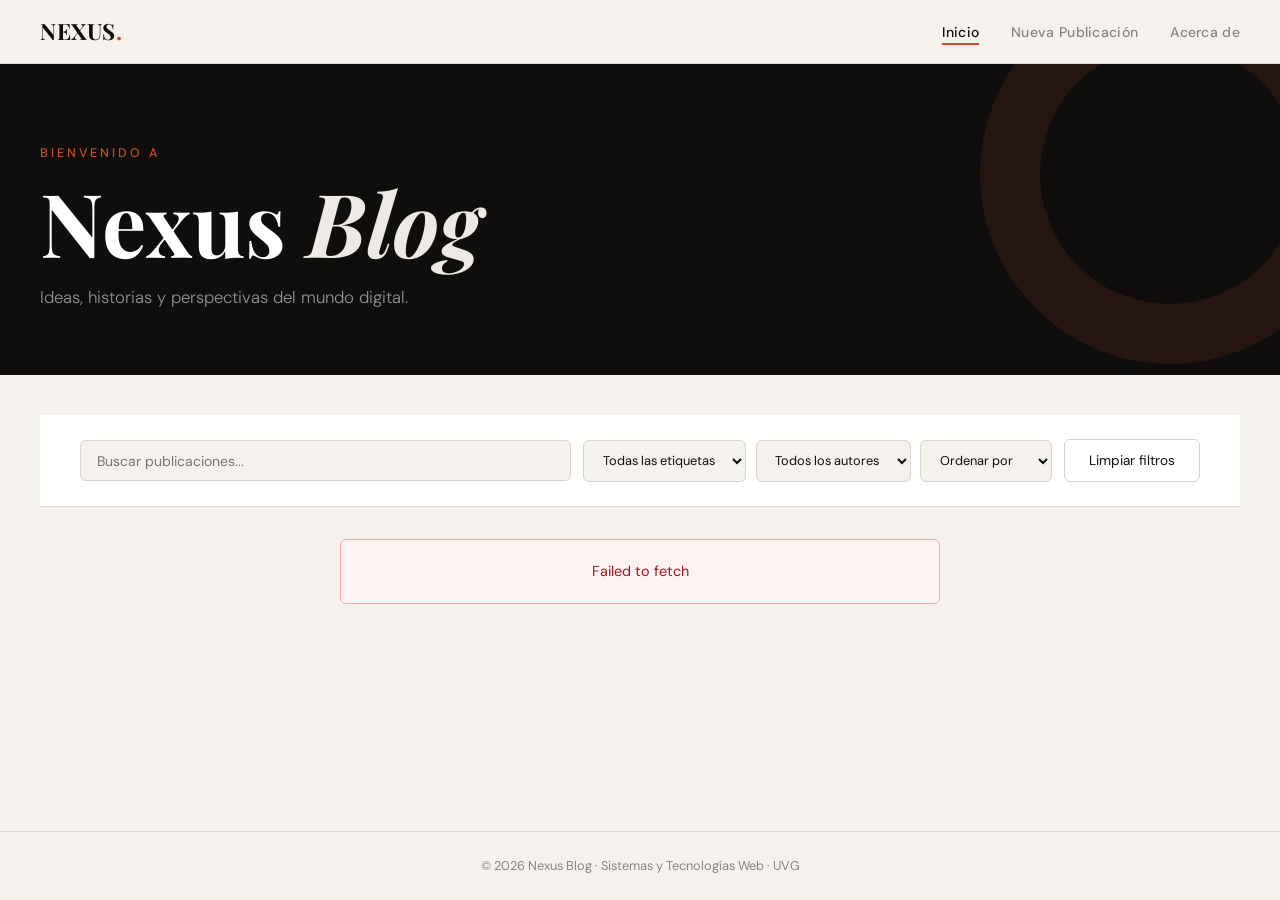
<file: index.html>
<!DOCTYPE html>
<html lang="es">
<head>
  <meta charset="UTF-8" />
  <meta name="viewport" content="width=device-width, initial-scale=1.0" />
  <title>Nexus Blog</title>
  <link rel="preconnect" href="https://fonts.googleapis.com" />
  <link href="https://fonts.googleapis.com/css2?family=Playfair+Display:ital,wght@0,700;1,400&family=DM+Sans:wght@300;400;500&display=swap" rel="stylesheet" />
  <link rel="stylesheet" href="css/base.css" />
  <link rel="stylesheet" href="css/home.css" />
</head>
<body>

  <nav class="navbar">
    <a href="index.html" class="nav-logo">NEXUS<span>.</span></a>
    <ul class="nav-links">
      <li><a href="index.html" class="active">Inicio</a></li>
      <li><a href="pages/create.html">Nueva Publicación</a></li>
      <li><a href="pages/about.html">Acerca de</a></li>
    </ul>
    <button class="nav-hamburger" id="hamburger">&#9776;</button>
  </nav>

  <header class="hero">
    <div class="hero-text">
      <p class="hero-eyebrow">Bienvenido a</p>
      <h1>Nexus <em>Blog</em></h1>
      <p class="hero-sub">Ideas, historias y perspectivas del mundo digital.</p>
    </div>
    <div class="hero-deco"></div>
  </header>

  <main class="main-layout">

    <section class="filters-bar">
      <input type="text" id="searchInput" class="search-input" placeholder="Buscar publicaciones..." />
      <div class="filter-group">
        <select id="tagFilter" class="filter-select">
          <option value="">Todas las etiquetas</option>
        </select>
        <select id="userFilter" class="filter-select">
          <option value="">Todos los autores</option>
        </select>
        <select id="sortFilter" class="filter-select">
          <option value="default">Ordenar por</option>
          <option value="az">A → Z</option>
          <option value="za">Z → A</option>
          <option value="most-liked">Más gustados</option>
        </select>
      </div>
      <button id="clearFilters" class="btn-outline">Limpiar filtros</button>
    </section>

    <div id="toast" class="toast hidden"></div>
    <div id="loadingIndicator" class="loading-spinner">
      <div class="spinner"></div>
      <p>Cargando publicaciones...</p>
    </div>
    <div id="errorMsg" class="error-box hidden"></div>

    <section id="postsGrid" class="posts-grid"></section>

    <div class="pagination" id="pagination"></div>

  </main>

  <footer class="footer">
    <p>© 2026 Nexus Blog · Sistemas y Tecnologías Web · UVG</p>
  </footer>

  <script type="module" src="js/home.js"></script>
</body>
</html>
</file>
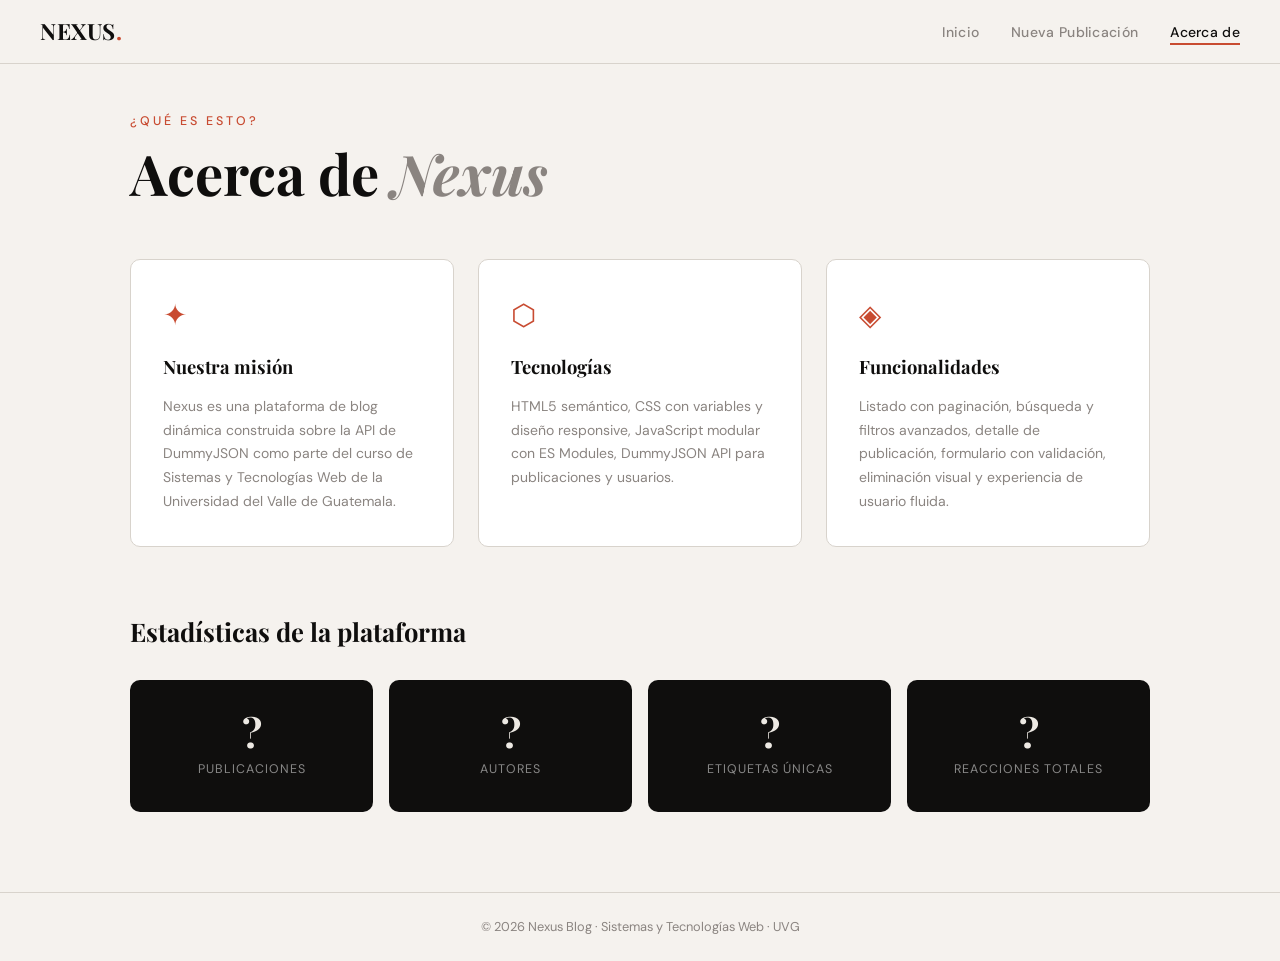
<file: pages/about.html>
<!DOCTYPE html>
<html lang="es">
<head>
  <meta charset="UTF-8" />
  <meta name="viewport" content="width=device-width, initial-scale=1.0" />
  <title>Acerca de — Nexus Blog</title>
  <link rel="preconnect" href="https://fonts.googleapis.com" />
  <link href="https://fonts.googleapis.com/css2?family=Playfair+Display:ital,wght@0,700;1,400&family=DM+Sans:wght@300;400;500&display=swap" rel="stylesheet" />
  <link rel="stylesheet" href="../css/base.css" />
  <link rel="stylesheet" href="../css/about.css" />
</head>
<body>

  <nav class="navbar">
    <a href="../index.html" class="nav-logo">NEXUS<span>.</span></a>
    <ul class="nav-links">
      <li><a href="../index.html">Inicio</a></li>
      <li><a href="create.html">Nueva Publicación</a></li>
      <li><a href="about.html" class="active">Acerca de</a></li>
    </ul>
    <button class="nav-hamburger" id="hamburger">&#9776;</button>
  </nav>

  <main class="about-page">
    <div class="about-hero">
      <p class="hero-eyebrow">¿Qué es esto?</p>
      <h1>Acerca de <em>Nexus</em></h1>
    </div>

    <div class="about-grid">
      <div class="about-card">
        <div class="about-icon">✦</div>
        <h3>Nuestra misión</h3>
        <p>Nexus es una plataforma de blog dinámica construida sobre la API de DummyJSON como parte del curso de Sistemas y Tecnologías Web de la Universidad del Valle de Guatemala.</p>
      </div>
      <div class="about-card">
        <div class="about-icon">⬡</div>
        <h3>Tecnologías</h3>
        <p>HTML5 semántico, CSS con variables y diseño responsive, JavaScript modular con ES Modules, DummyJSON API para publicaciones y usuarios.</p>
      </div>
      <div class="about-card">
        <div class="about-icon">◈</div>
        <h3>Funcionalidades</h3>
        <p>Listado con paginación, búsqueda y filtros avanzados, detalle de publicación, formulario con validación, eliminación visual y experiencia de usuario fluida.</p>
      </div>
    </div>

    <div class="stats-section">
      <h2>Estadísticas de la plataforma</h2>
      <div class="stats-grid" id="statsGrid">
        <div class="stat-card">
          <span class="stat-number" id="statPosts">—</span>
          <span class="stat-label">Publicaciones</span>
        </div>
        <div class="stat-card">
          <span class="stat-number" id="statUsers">—</span>
          <span class="stat-label">Autores</span>
        </div>
        <div class="stat-card">
          <span class="stat-number" id="statTags">—</span>
          <span class="stat-label">Etiquetas únicas</span>
        </div>
        <div class="stat-card">
          <span class="stat-number" id="statLikes">—</span>
          <span class="stat-label">Reacciones totales</span>
        </div>
      </div>
    </div>
  </main>

  <footer class="footer">
    <p>© 2026 Nexus Blog · Sistemas y Tecnologías Web · UVG</p>
  </footer>

  <script type="module" src="../js/about.js"></script>
</body>
</html>
</file>
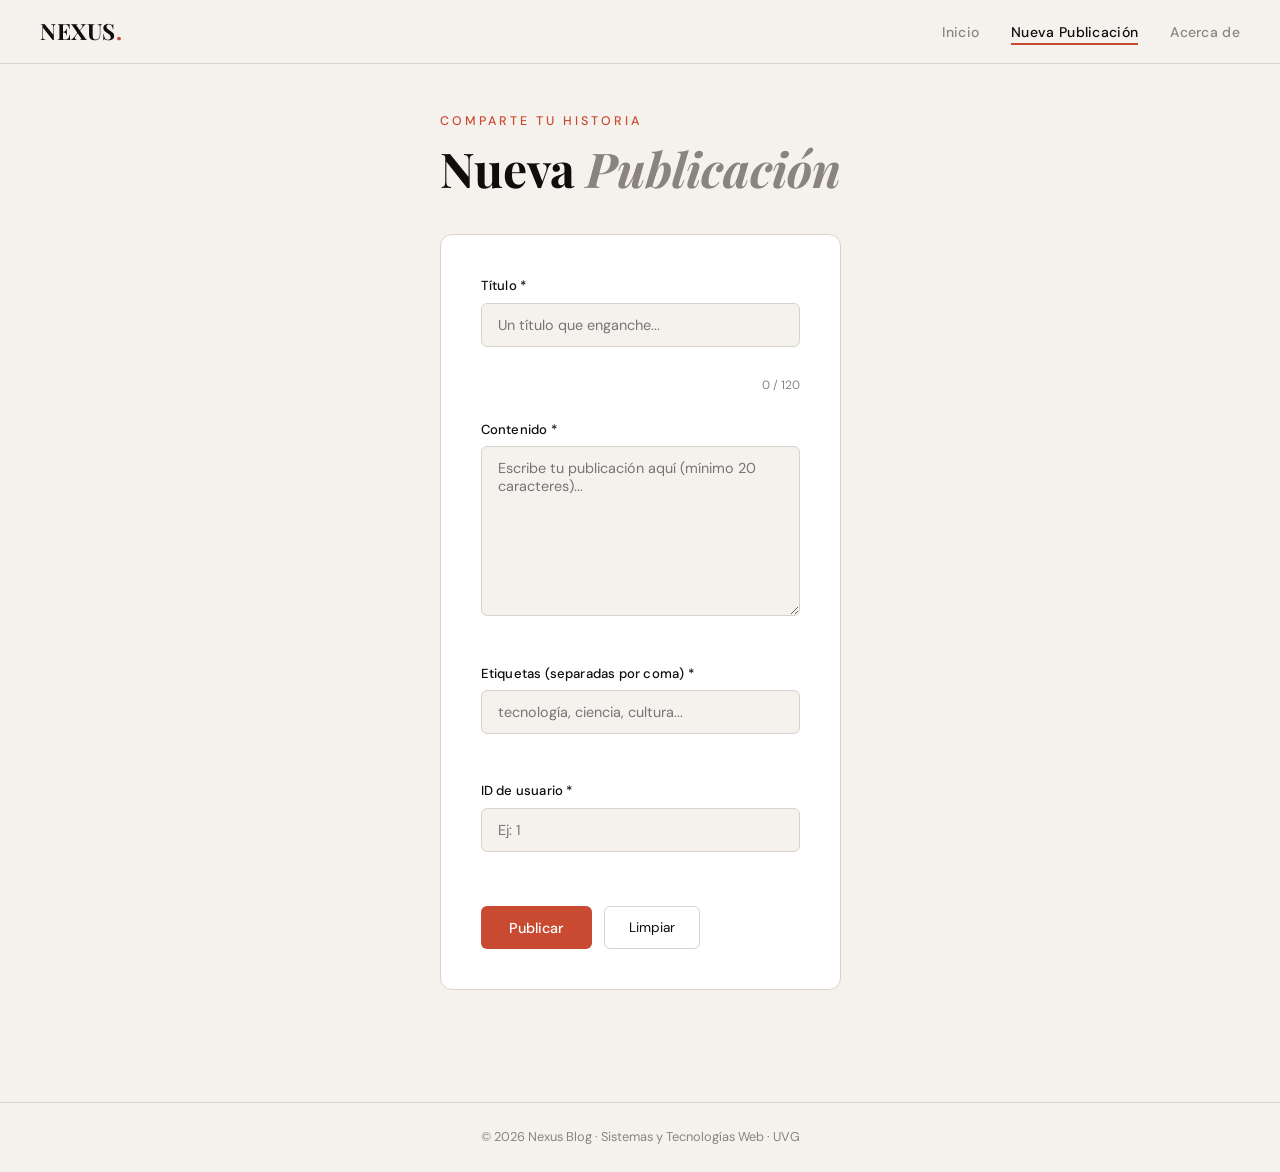
<file: pages/create.html>
<!DOCTYPE html>
<html lang="es">
<head>
  <meta charset="UTF-8" />
  <meta name="viewport" content="width=device-width, initial-scale=1.0" />
  <title>Nueva Publicación — Nexus Blog</title>
  <link rel="preconnect" href="https://fonts.googleapis.com" />
  <link href="https://fonts.googleapis.com/css2?family=Playfair+Display:ital,wght@0,700;1,400&family=DM+Sans:wght@300;400;500&display=swap" rel="stylesheet" />
  <link rel="stylesheet" href="../css/base.css" />
  <link rel="stylesheet" href="../css/form.css" />
</head>
<body>

  <nav class="navbar">
    <a href="../index.html" class="nav-logo">NEXUS<span>.</span></a>
    <ul class="nav-links">
      <li><a href="../index.html">Inicio</a></li>
      <li><a href="create.html" class="active">Nueva Publicación</a></li>
      <li><a href="about.html">Acerca de</a></li>
    </ul>
    <button class="nav-hamburger" id="hamburger">&#9776;</button>
  </nav>

  <main class="form-page">
    <div class="form-header">
      <p class="form-eyebrow">Comparte tu historia</p>
      <h1>Nueva <em>Publicación</em></h1>
    </div>

    <div id="toast" class="toast hidden"></div>

    <div class="form-card">
      <div id="fieldTitle" class="field-group">
        <label for="postTitle">Título *</label>
        <input type="text" id="postTitle" placeholder="Un título que enganche..." maxlength="120" />
        <span class="field-error" id="errorTitle"></span>
        <span class="char-count" id="charTitle">0 / 120</span>
      </div>

      <div id="fieldBody" class="field-group">
        <label for="postBody">Contenido *</label>
        <textarea id="postBody" placeholder="Escribe tu publicación aquí (mínimo 20 caracteres)..." rows="8"></textarea>
        <span class="field-error" id="errorBody"></span>
      </div>

      <div id="fieldTags" class="field-group">
        <label for="postTags">Etiquetas (separadas por coma) *</label>
        <input type="text" id="postTags" placeholder="tecnología, ciencia, cultura..." />
        <span class="field-error" id="errorTags"></span>
      </div>

      <div id="fieldUser" class="field-group">
        <label for="postUserId">ID de usuario *</label>
        <input type="number" id="postUserId" placeholder="Ej: 1" min="1" max="100" />
        <span class="field-error" id="errorUser"></span>
      </div>

      <div class="form-actions">
        <button id="submitPost" class="btn-primary">Publicar</button>
        <button id="resetForm" class="btn-outline">Limpiar</button>
      </div>
    </div>
  </main>

  <footer class="footer">
    <p>© 2026 Nexus Blog · Sistemas y Tecnologías Web · UVG</p>
  </footer>

  <script type="module" src="../js/create.js"></script>
</body>
</html>
</file>
<file: css/base.css>
/* ===== BASE.CSS — design system & shared components ===== */

@import url('https://fonts.googleapis.com/css2?family=Playfair+Display:ital,wght@0,700;1,400&family=DM+Sans:wght@300;400;500&display=swap');

*, *::before, *::after { box-sizing: border-box; margin: 0; padding: 0; }

:root {
  --ink:      #0f0e0d;
  --paper:    #f5f2ee;
  --cream:    #ede9e3;
  --accent:   #c84b31;
  --accent2:  #2d6a4f;
  --muted:    #8a8480;
  --border:   #d8d3cc;
  --white:    #ffffff;
  --shadow:   0 4px 24px rgba(15,14,13,.10);
  --shadow-lg:0 8px 48px rgba(15,14,13,.15);
  --radius:   6px;
  --ff-display: 'Playfair Display', Georgia, serif;
  --ff-body:    'DM Sans', sans-serif;
  --nav-h: 64px;
}

html { scroll-behavior: smooth; }

body {
  font-family: var(--ff-body);
  background: var(--paper);
  color: var(--ink);
  min-height: 100vh;
  display: flex;
  flex-direction: column;
  line-height: 1.6;
}

main { flex: 1; }

/* ── Navbar ── */
.navbar {
  position: sticky;
  top: 0;
  z-index: 100;
  height: var(--nav-h);
  display: flex;
  align-items: center;
  justify-content: space-between;
  padding: 0 2.5rem;
  background: var(--paper);
  border-bottom: 1px solid var(--border);
  backdrop-filter: blur(8px);
}

.nav-logo {
  font-family: var(--ff-display);
  font-size: 1.4rem;
  font-weight: 700;
  color: var(--ink);
  text-decoration: none;
  letter-spacing: .5px;
}
.nav-logo span { color: var(--accent); }

.nav-links {
  display: flex;
  gap: 2rem;
  list-style: none;
}
.nav-links a {
  font-size: .875rem;
  font-weight: 500;
  color: var(--muted);
  text-decoration: none;
  letter-spacing: .3px;
  transition: color .2s;
}
.nav-links a:hover, .nav-links a.active { color: var(--ink); }
.nav-links a.active { border-bottom: 2px solid var(--accent); padding-bottom: 2px; }

.nav-hamburger {
  display: none;
  background: none;
  border: none;
  font-size: 1.5rem;
  cursor: pointer;
  color: var(--ink);
}

/* ── Footer ── */
.footer {
  border-top: 1px solid var(--border);
  padding: 1.5rem 2.5rem;
  text-align: center;
  font-size: .8rem;
  color: var(--muted);
  margin-top: auto;
}

/* ── Buttons ── */
.btn-primary {
  background: var(--accent);
  color: var(--white);
  border: none;
  padding: .75rem 1.75rem;
  font-family: var(--ff-body);
  font-size: .9rem;
  font-weight: 500;
  border-radius: var(--radius);
  cursor: pointer;
  transition: background .2s, transform .15s;
}
.btn-primary:hover { background: #a83d27; transform: translateY(-1px); }
.btn-primary:active { transform: translateY(0); }

.btn-outline {
  background: transparent;
  color: var(--ink);
  border: 1.5px solid var(--border);
  padding: .75rem 1.5rem;
  font-family: var(--ff-body);
  font-size: .85rem;
  font-weight: 400;
  border-radius: var(--radius);
  cursor: pointer;
  transition: border-color .2s, color .2s;
}
.btn-outline:hover { border-color: var(--ink); }

.btn-danger {
  background: transparent;
  color: var(--accent);
  border: 1.5px solid var(--accent);
  padding: .55rem 1.1rem;
  font-family: var(--ff-body);
  font-size: .8rem;
  border-radius: var(--radius);
  cursor: pointer;
  transition: background .2s, color .2s;
}
.btn-danger:hover { background: var(--accent); color: var(--white); }

/* ── Toast ── */
.toast {
  position: fixed;
  bottom: 2rem;
  left: 50%;
  transform: translateX(-50%);
  background: var(--ink);
  color: var(--white);
  padding: .85rem 2rem;
  border-radius: 50px;
  font-size: .875rem;
  font-weight: 500;
  z-index: 999;
  opacity: 1;
  transition: opacity .4s;
  box-shadow: var(--shadow-lg);
}
.toast.success { background: var(--accent2); }
.toast.error   { background: var(--accent); }
.toast.hidden  { display: none; }

/* ── Loading spinner ── */
.loading-spinner {
  display: flex;
  flex-direction: column;
  align-items: center;
  justify-content: center;
  gap: 1rem;
  padding: 4rem 2rem;
  color: var(--muted);
  font-size: .9rem;
}
.loading-spinner.hidden { display: none; }

.spinner {
  width: 36px;
  height: 36px;
  border: 3px solid var(--border);
  border-top-color: var(--accent);
  border-radius: 50%;
  animation: spin .8s linear infinite;
}
@keyframes spin { to { transform: rotate(360deg); } }

/* ── Error box ── */
.error-box {
  margin: 2rem auto;
  max-width: 600px;
  background: #fef2f2;
  border: 1px solid #fca5a5;
  border-radius: var(--radius);
  padding: 1.25rem 1.75rem;
  color: #991b1b;
  font-size: .9rem;
  text-align: center;
}
.error-box.hidden { display: none; }

/* ── Tags ── */
.tag {
  display: inline-block;
  background: var(--cream);
  color: var(--muted);
  font-size: .72rem;
  font-weight: 500;
  padding: .2rem .7rem;
  border-radius: 100px;
  letter-spacing: .3px;
  text-transform: lowercase;
}

/* ── Responsive nav ── */
@media (max-width: 768px) {
  .navbar { padding: 0 1.25rem; }
  .nav-hamburger { display: block; }
  .nav-links {
    display: none;
    position: absolute;
    top: var(--nav-h);
    left: 0; right: 0;
    background: var(--paper);
    flex-direction: column;
    gap: 0;
    border-bottom: 1px solid var(--border);
    padding: .5rem 0;
  }
  .nav-links.open { display: flex; }
  .nav-links li a {
    display: block;
    padding: .85rem 1.5rem;
    font-size: .95rem;
  }
}
</file>
<file: css/home.css>
/* ===== HOME.CSS ===== */

/* ── Hero ── */
.hero {
  position: relative;
  overflow: hidden;
  padding: 5rem 2.5rem 4rem;
  background: var(--ink);
  color: var(--white);
}

.hero-eyebrow {
  font-size: .78rem;
  letter-spacing: 3px;
  text-transform: uppercase;
  color: var(--accent);
  margin-bottom: .75rem;
  font-weight: 500;
}

.hero h1 {
  font-family: var(--ff-display);
  font-size: clamp(2.8rem, 7vw, 5.5rem);
  line-height: 1.05;
  color: var(--white);
  margin-bottom: 1rem;
}

.hero h1 em {
  font-style: italic;
  color: var(--cream);
}

.hero-sub {
  font-size: 1.05rem;
  color: rgba(255,255,255,.55);
  max-width: 460px;
  font-weight: 300;
}

.hero-deco {
  position: absolute;
  right: -80px;
  top: -80px;
  width: 380px;
  height: 380px;
  border-radius: 50%;
  border: 60px solid rgba(200,75,49,.12);
  pointer-events: none;
}

/* ── Filters bar ── */
.filters-bar {
  display: flex;
  flex-wrap: wrap;
  gap: .75rem;
  align-items: center;
  padding: 1.5rem 2.5rem;
  background: var(--white);
  border-bottom: 1px solid var(--border);
  position: sticky;
  top: var(--nav-h);
  z-index: 50;
}

.search-input {
  flex: 1;
  min-width: 200px;
  padding: .65rem 1rem;
  border: 1.5px solid var(--border);
  border-radius: var(--radius);
  font-family: var(--ff-body);
  font-size: .875rem;
  background: var(--paper);
  color: var(--ink);
  transition: border-color .2s;
  outline: none;
}
.search-input:focus { border-color: var(--accent); }

.filter-group {
  display: flex;
  gap: .6rem;
  flex-wrap: wrap;
}

.filter-select {
  padding: .65rem .9rem;
  border: 1.5px solid var(--border);
  border-radius: var(--radius);
  font-family: var(--ff-body);
  font-size: .8rem;
  background: var(--paper);
  color: var(--ink);
  cursor: pointer;
  outline: none;
  transition: border-color .2s;
}
.filter-select:focus { border-color: var(--accent); }

/* ── Main layout ── */
.main-layout {
  padding: 2.5rem;
  max-width: 1280px;
  margin: 0 auto;
  width: 100%;
}

/* ── Posts Grid ── */
.posts-grid {
  display: grid;
  grid-template-columns: repeat(auto-fill, minmax(300px, 1fr));
  gap: 1.75rem;
  margin-top: .5rem;
}

.post-card {
  background: var(--white);
  border: 1px solid var(--border);
  border-radius: 10px;
  padding: 1.75rem;
  display: flex;
  flex-direction: column;
  gap: .85rem;
  transition: box-shadow .2s, transform .2s;
  animation: fadeUp .4s ease both;
}
.post-card:hover {
  box-shadow: var(--shadow-lg);
  transform: translateY(-3px);
}

@keyframes fadeUp {
  from { opacity: 0; transform: translateY(16px); }
  to   { opacity: 1; transform: translateY(0); }
}

.post-card-meta {
  display: flex;
  align-items: center;
  justify-content: space-between;
}

.post-author-chip {
  display: flex;
  align-items: center;
  gap: .5rem;
  font-size: .78rem;
  color: var(--muted);
}

.post-avatar {
  width: 28px;
  height: 28px;
  background: var(--cream);
  border-radius: 50%;
  display: flex;
  align-items: center;
  justify-content: center;
  font-size: .7rem;
  font-weight: 700;
  color: var(--accent);
  flex-shrink: 0;
}

.post-reactions {
  font-size: .75rem;
  color: var(--muted);
  display: flex;
  align-items: center;
  gap: .25rem;
}

.post-card h2 {
  font-family: var(--ff-display);
  font-size: 1.2rem;
  line-height: 1.35;
  color: var(--ink);
}

.post-excerpt {
  font-size: .875rem;
  color: var(--muted);
  line-height: 1.65;
  display: -webkit-box;
  -webkit-line-clamp: 3;
  -webkit-box-orient: vertical;
  overflow: hidden;
}

.post-tags {
  display: flex;
  flex-wrap: wrap;
  gap: .4rem;
}

.post-card-footer {
  display: flex;
  align-items: center;
  justify-content: space-between;
  margin-top: auto;
  padding-top: .75rem;
  border-top: 1px solid var(--border);
}

.btn-read-more {
  font-size: .82rem;
  font-weight: 500;
  color: var(--accent);
  text-decoration: none;
  transition: letter-spacing .2s;
}
.btn-read-more:hover { letter-spacing: .5px; }

/* ── Pagination ── */
.pagination {
  display: flex;
  align-items: center;
  justify-content: center;
  gap: .5rem;
  padding: 2.5rem 0 1rem;
  flex-wrap: wrap;
}

.page-btn {
  width: 38px;
  height: 38px;
  border: 1.5px solid var(--border);
  background: var(--white);
  color: var(--ink);
  border-radius: var(--radius);
  font-family: var(--ff-body);
  font-size: .85rem;
  cursor: pointer;
  transition: background .2s, border-color .2s, color .2s;
  display: flex;
  align-items: center;
  justify-content: center;
}
.page-btn:hover { border-color: var(--accent); color: var(--accent); }
.page-btn.active { background: var(--accent); border-color: var(--accent); color: var(--white); }
.page-btn:disabled { opacity: .35; cursor: not-allowed; }

.no-results {
  grid-column: 1 / -1;
  text-align: center;
  color: var(--muted);
  padding: 4rem 2rem;
  font-size: .95rem;
}

/* ── Responsive ── */
@media (max-width: 768px) {
  .hero { padding: 3.5rem 1.25rem 3rem; }
  .filters-bar { padding: 1rem 1.25rem; }
  .main-layout { padding: 1.5rem 1.25rem; }
  .posts-grid { grid-template-columns: 1fr; }
}
</file>
<file: css/about.css>
/* ===== ABOUT.CSS ===== */

.about-page {
  max-width: 1100px;
  margin: 0 auto;
  padding: 3rem 2.5rem 5rem;
}

.about-hero {
  margin-bottom: 3.5rem;
}

.hero-eyebrow {
  font-size: .78rem;
  letter-spacing: 3px;
  text-transform: uppercase;
  color: var(--accent);
  margin-bottom: .6rem;
  font-weight: 500;
}

.about-hero h1 {
  font-family: var(--ff-display);
  font-size: clamp(2.2rem, 5vw, 3.5rem);
  line-height: 1.1;
}
.about-hero h1 em { font-style: italic; color: var(--muted); }

.about-grid {
  display: grid;
  grid-template-columns: repeat(auto-fit, minmax(260px, 1fr));
  gap: 1.5rem;
  margin-bottom: 4rem;
}

.about-card {
  background: var(--white);
  border: 1px solid var(--border);
  border-radius: 10px;
  padding: 2rem;
  display: flex;
  flex-direction: column;
  gap: .85rem;
  transition: box-shadow .2s;
}
.about-card:hover { box-shadow: var(--shadow); }

.about-icon {
  font-size: 1.8rem;
  color: var(--accent);
}

.about-card h3 {
  font-family: var(--ff-display);
  font-size: 1.15rem;
  color: var(--ink);
}

.about-card p {
  font-size: .875rem;
  color: var(--muted);
  line-height: 1.7;
}

/* ── Stats ── */
.stats-section h2 {
  font-family: var(--ff-display);
  font-size: 1.6rem;
  margin-bottom: 1.75rem;
  color: var(--ink);
}

.stats-grid {
  display: grid;
  grid-template-columns: repeat(auto-fit, minmax(180px, 1fr));
  gap: 1rem;
}

.stat-card {
  background: var(--ink);
  color: var(--white);
  border-radius: 10px;
  padding: 2rem 1.5rem;
  display: flex;
  flex-direction: column;
  align-items: center;
  gap: .5rem;
  text-align: center;
}

.stat-number {
  font-family: var(--ff-display);
  font-size: 2.5rem;
  font-weight: 700;
  color: var(--cream);
  line-height: 1;
}

.stat-label {
  font-size: .78rem;
  color: rgba(255,255,255,.5);
  text-transform: uppercase;
  letter-spacing: 1px;
}

@media (max-width: 768px) {
  .about-page { padding: 2rem 1.25rem 4rem; }
}
</file>
<file: css/form.css>
/* ===== FORM.CSS ===== */

.form-page {
  max-width: 660px;
  margin: 3rem auto;
  padding: 0 2rem 4rem;
}

.form-header { margin-bottom: 2.5rem; }

.form-eyebrow {
  font-size: .78rem;
  letter-spacing: 3px;
  text-transform: uppercase;
  color: var(--accent);
  margin-bottom: .6rem;
  font-weight: 500;
}

.form-header h1 {
  font-family: var(--ff-display);
  font-size: clamp(2rem, 5vw, 3rem);
  line-height: 1.1;
}
.form-header h1 em { font-style: italic; color: var(--muted); }

.form-card {
  background: var(--white);
  border: 1px solid var(--border);
  border-radius: 12px;
  padding: 2.5rem;
  display: flex;
  flex-direction: column;
  gap: 1.5rem;
}

.field-group {
  display: flex;
  flex-direction: column;
  gap: .4rem;
  position: relative;
}

.field-group label {
  font-size: .82rem;
  font-weight: 500;
  color: var(--ink);
  letter-spacing: .2px;
}

.field-group input,
.field-group textarea {
  padding: .75rem 1rem;
  border: 1.5px solid var(--border);
  border-radius: var(--radius);
  font-family: var(--ff-body);
  font-size: .9rem;
  color: var(--ink);
  background: var(--paper);
  outline: none;
  transition: border-color .2s;
  resize: vertical;
}

.field-group input:focus,
.field-group textarea:focus { border-color: var(--accent); }

.field-group.has-error input,
.field-group.has-error textarea { border-color: var(--accent); }

.field-error {
  font-size: .78rem;
  color: var(--accent);
  min-height: 1rem;
  display: block;
}

.char-count {
  font-size: .75rem;
  color: var(--muted);
  text-align: right;
}

.form-actions {
  display: flex;
  gap: .75rem;
  padding-top: .5rem;
}

@media (max-width: 600px) {
  .form-page { padding: 0 1.25rem 3rem; margin-top: 1.5rem; }
  .form-card { padding: 1.5rem; }
  .form-actions { flex-direction: column; }
  .form-actions button { width: 100%; }
}
</file>
